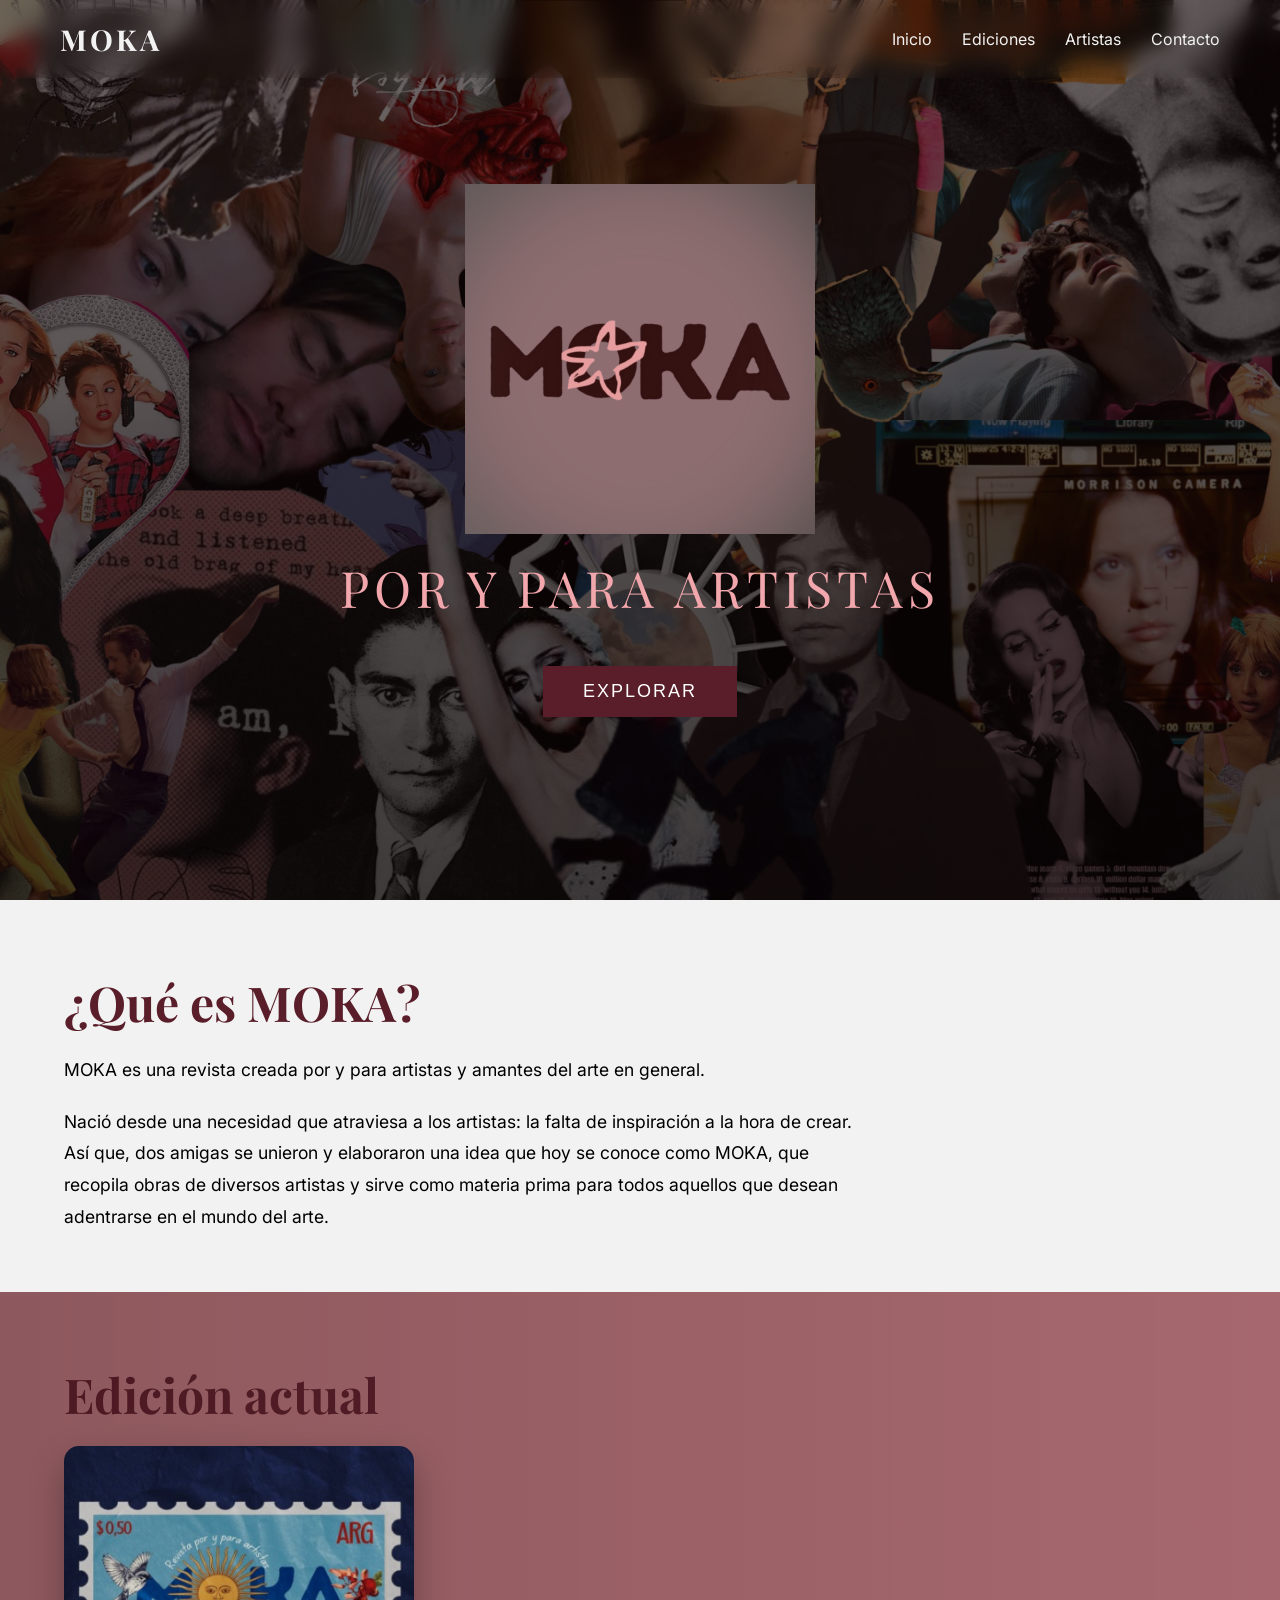
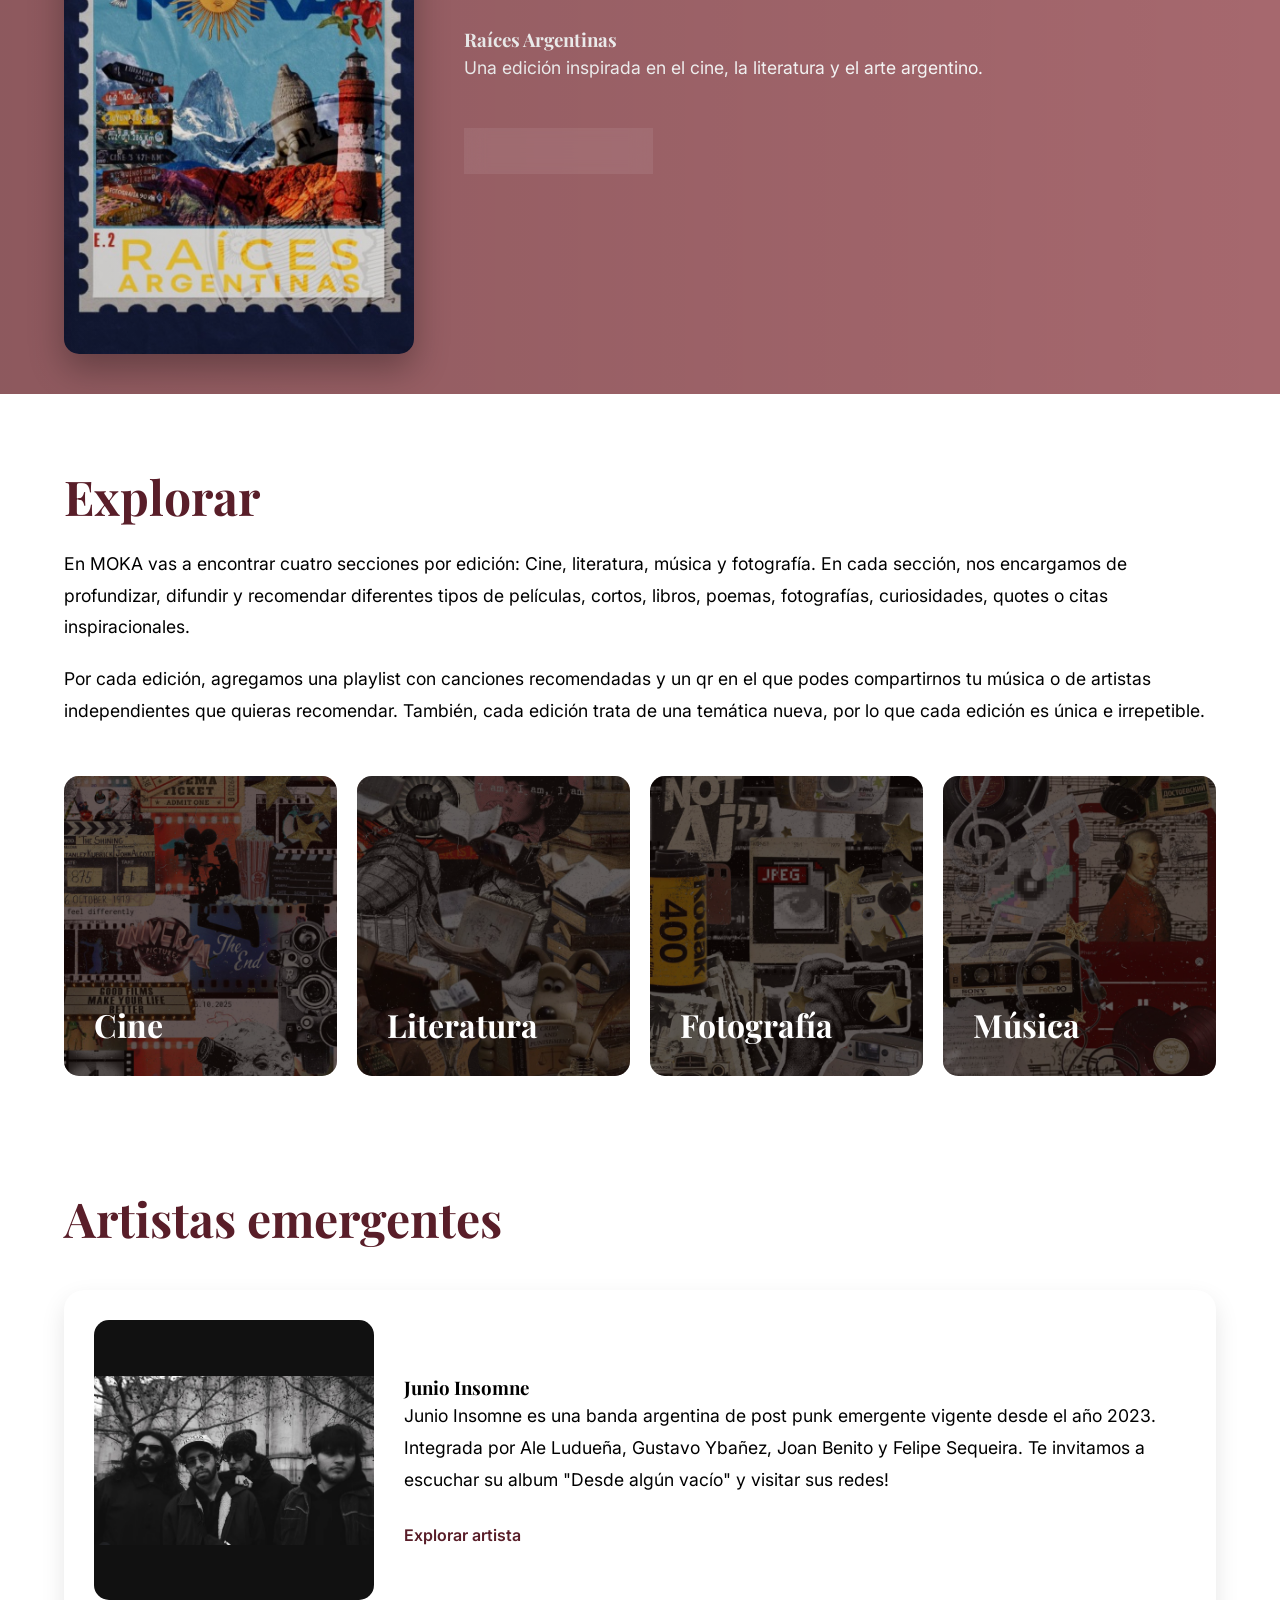
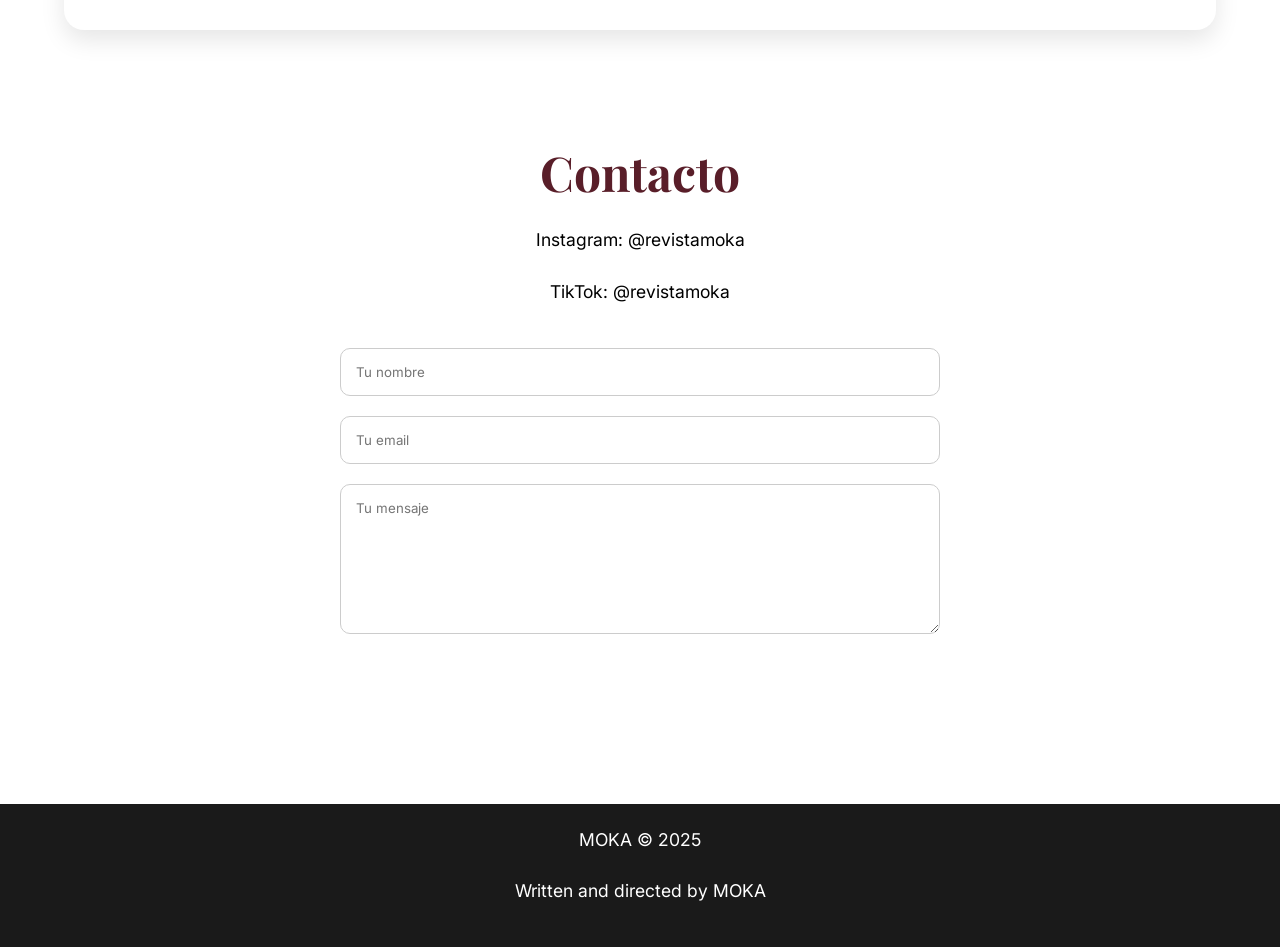
<file: index.html>
<!DOCTYPE html>
<html lang="es">

<head>
    <meta charset="UTF-8">
    <meta name="viewport" content="width=device-width, initial-scale=1.0">

    <title>MOKA | Por y para artistas</title>

    <!-- CSS -->
    <link rel="stylesheet" href="style.css">

    <!-- Google Fonts -->
    <link rel="preconnect" href="https://fonts.googleapis.com">
    <link href="https://fonts.googleapis.com/css2?family=Playfair+Display:wght@700&family=Inter:wght@300;400;500&display=swap" rel="stylesheet">

</head>

<body>

    <!-- NAVBAR -->
    <nav class="navbar">
        <h1>
    <a href="index.html">MOKA</a>
</h1>

        <ul>
            <li><a href="#hero">Inicio</a></li>

<li><a href="#edicion">Ediciones</a></li>

<li><a href="#artistas">Artistas</a></li>

<li><a href="#contacto">Contacto</a></li>
        </ul>
    </nav>

    <!-- HERO -->

    <header class="hero" id="hero">

        <div class="overlay"></div>


        <div class="hero-content">

            <img src="img/logo.png" alt="Logo MOKA" class="logo">

            <h2>Por y para artistas</h2>

            <a href="explorar.html">
            <button>Explorar</button>
</a>

        </div>

    </header>

    <!-- SOBRE -->
    <section class="sobre" id="sobre">
            <div class="container">

        <div class="texto">
            <h2>¿Qué es MOKA?</h2>

            <p>
                   MOKA es una revista creada por y para artistas y amantes del arte en general.
                </p>
                <p>
                   Nació desde una necesidad que atraviesa a los artistas: la falta de inspiración a la hora
                de crear. Así que, dos amigas se unieron y elaboraron una idea que hoy se conoce como 
                MOKA, que recopila obras de diversos artistas y sirve como materia prima para todos aquellos 
                que desean adentrarse en el mundo del arte.
            </p>
        </div>
    </div>
    </section>

    <!-- EDICIÓN ACTUAL -->

    <section class="edicion" id="edicion">
        

            <div class="container">

        <h2>Edición actual</h2>

        <div class="edicion-container">

            <img src="img/edicion1.jpg" alt="Edición actual">

            <div class="info-edicion">

                <h3>Raíces Argentinas</h3>

                <p>
                    Una edición inspirada en el cine,
                    la literatura y el arte argentino.
                </p>

                <a href="ediciones.html">

    <button>Leer edición</button>

</a>

            </div>

        </div>
        </div>

    </section>

    <!-- SECCIONES -->
        <section class="categorias">
            <div class="container">

        <h2>Explorar</h2>

         <p class="descripcion">
          En MOKA vas a encontrar cuatro secciones por edición: Cine, literatura, música y 
       fotografía. En cada sección, nos encargamos de profundizar, difundir y recomendar
       diferentes tipos de películas, cortos, libros, poemas, fotografías, curiosidades, quotes
       o citas inspiracionales.
       </p>
       <p>
          Por cada edición, agregamos una playlist con canciones recomendadas y un qr en el que podes
       compartirnos tu música o de artistas independientes que quieras recomendar. También, cada 
       edición trata de una temática nueva, por lo que cada edición es única e irrepetible.
    
    </p>



        <div class="categoria-grid">

            <div class="categoria cine">
                <h3>Cine</h3>
            </div>

            <div class="categoria literatura">
                <h3>Literatura</h3>
            </div>

            <div class="categoria fotografia">
                <h3>Fotografía</h3>
            </div>

            <div class="categoria musica">
                <h3>Música</h3>
            </div>

        </div>
        </div>

    </section>

    <!-- ARTISTAS -->
        <section class="artistas" id="artistas">
            <div class="container">

        <h2>Artistas emergentes</h2>

        <div class="artista-card">

    <img src="img/artista1.jpg" alt="Artista emergente">
<div>
    <h3>Junio Insomne</h3>

    <p>
        Junio Insomne es una banda argentina de post punk emergente vigente desde el año 2023.
        Integrada por Ale Ludueña, Gustavo Ybañez, Joan Benito y Felipe Sequeira. 
        Te invitamos a escuchar su album "Desde algún vacío" y visitar sus redes!

    </p>

    <a href="https://www.instagram.com/junioinsomne/" target="_blank" class="artista-link">
        Explorar artista 
    </a>

</div>
        </div>

    </section>

    <!-- CONTACTO -->
    <section class="contacto" id="contacto">
        <div class="container">

        <h2>Contacto</h2>

        <p>Instagram: @revistamoka</p>
        <p>TikTok: @revistamoka</p>
        <form class="formulario">

    <input type="text"
    placeholder="Tu nombre">

    <input type="email"
    placeholder="Tu email">

    <textarea
    placeholder="Tu mensaje"></textarea>

    <button type="submit">
        Enviar
    </button>

</form>
        </div>

    </section>

    <!-- FOOTER -->
    <footer>

        <p>MOKA © 2025</p>
        <p>Written and directed by MOKA</p>

    </footer>

    <!-- JavaScript -->
    <script src="script.js"></script>

</body>

</html>
</file>
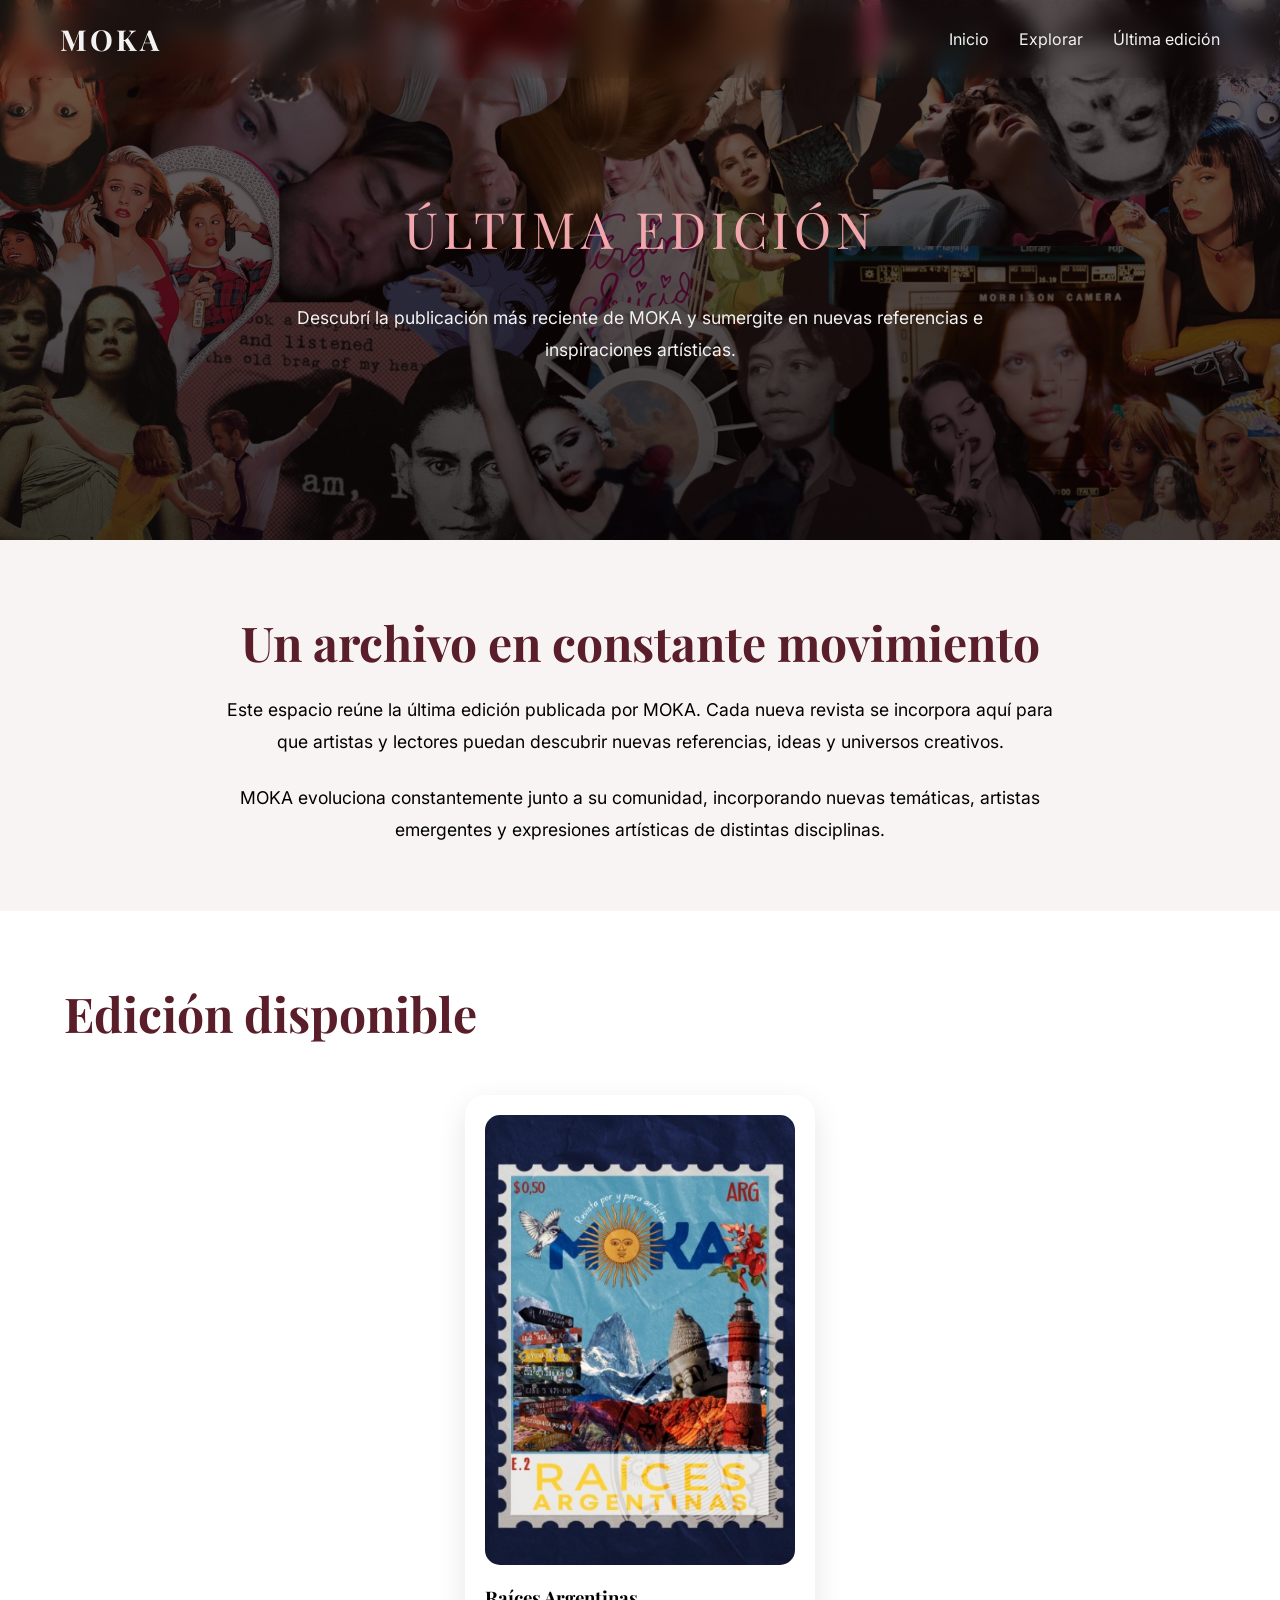
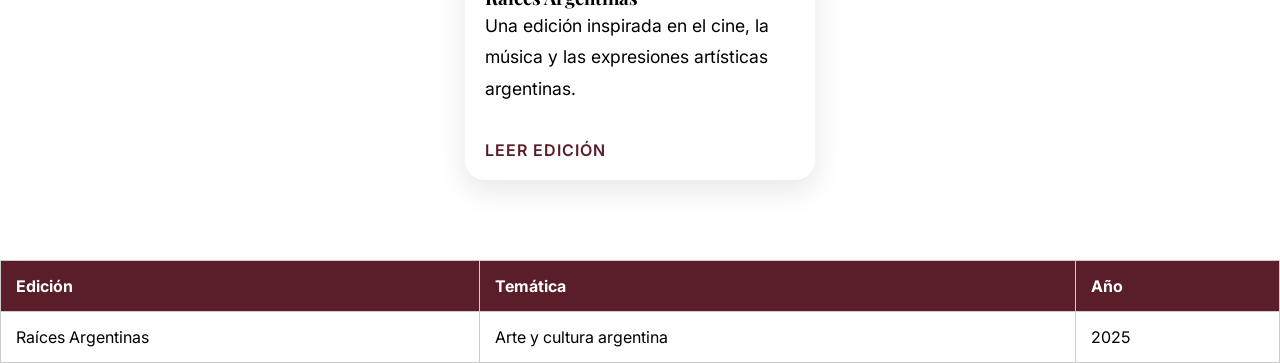
<file: ediciones.html>
<!DOCTYPE html>
<html lang="es">

<head>

    <meta charset="UTF-8">

    <meta name="viewport" content="width=device-width, initial-scale=1.0">

    <title>MOKA | Última edición</title>

    <link rel="stylesheet" href="style.css">

    <!-- Google Fonts -->
    <link rel="preconnect" href="https://fonts.googleapis.com">

    <link href="https://fonts.googleapis.com/css2?family=Playfair+Display:wght@700&family=Inter:wght@300;400;500&display=swap" rel="stylesheet">

</head>

<body>

    <!-- NAVBAR -->
    <nav class="navbar">

        <h1>
    <a href="index.html">MOKA</a>
</h1>

        <ul>

            <li><a href="index.html">Inicio</a></li>

            <li><a href="explorar.html">Explorar</a></li>

            <li><a href="#ultima">Última edición</a></li>

        </ul>

    </nav>

    <!-- HERO -->
    <header class="explorar-hero">

        <div class="overlay"></div>

        <div class="hero-content">

            <h2>Última edición</h2>

            <p>
                Descubrí la publicación más reciente de MOKA
                y sumergite en nuevas referencias e inspiraciones artísticas.
            </p>

        </div>

    </header>

    <!-- PRESENTACIÓN -->
    <section class="manifiesto">

        <div class="container">

            <h2>Un archivo en constante movimiento</h2>

            <p>
                Este espacio reúne la última edición publicada por MOKA.
                Cada nueva revista se incorpora aquí para que artistas y lectores
                puedan descubrir nuevas referencias, ideas y universos creativos.
            </p>

            <p>
                MOKA evoluciona constantemente junto a su comunidad,
                incorporando nuevas temáticas, artistas emergentes
                y expresiones artísticas de distintas disciplinas.
            </p>

        </div>

    </section>

    <!-- ÚLTIMA EDICIÓN -->
    <section class="ediciones" id="ultima">

        <div class="container">

            <h2>Edición disponible</h2>

            <div class="ediciones-grid">

                <!-- CARD -->
                <div class="edicion-card">

                    <img src="img/edicion1.jpg"
                    alt="Raíces Argentinas">

                    <h3>Raíces Argentinas</h3>

                    <p>
                        Una edición inspirada en el cine,
                        la música y las expresiones artísticas argentinas.
                    </p>

                    <a href="https://heyzine.com/flip-book/8119bb10e2.html"
                    target="_blank">

                        Leer edición

                    </a>

                </div>

            </div>

        </div>

    </section>

</body>

</html>
<table class="tabla-ediciones">

    <tr>
        <th>Edición</th>
        <th>Temática</th>
        <th>Año</th>
    </tr>

    <tr>
        <td>Raíces Argentinas</td>
        <td>Arte y cultura argentina</td>
        <td>2025</td>
    </tr>

</table>
</file>
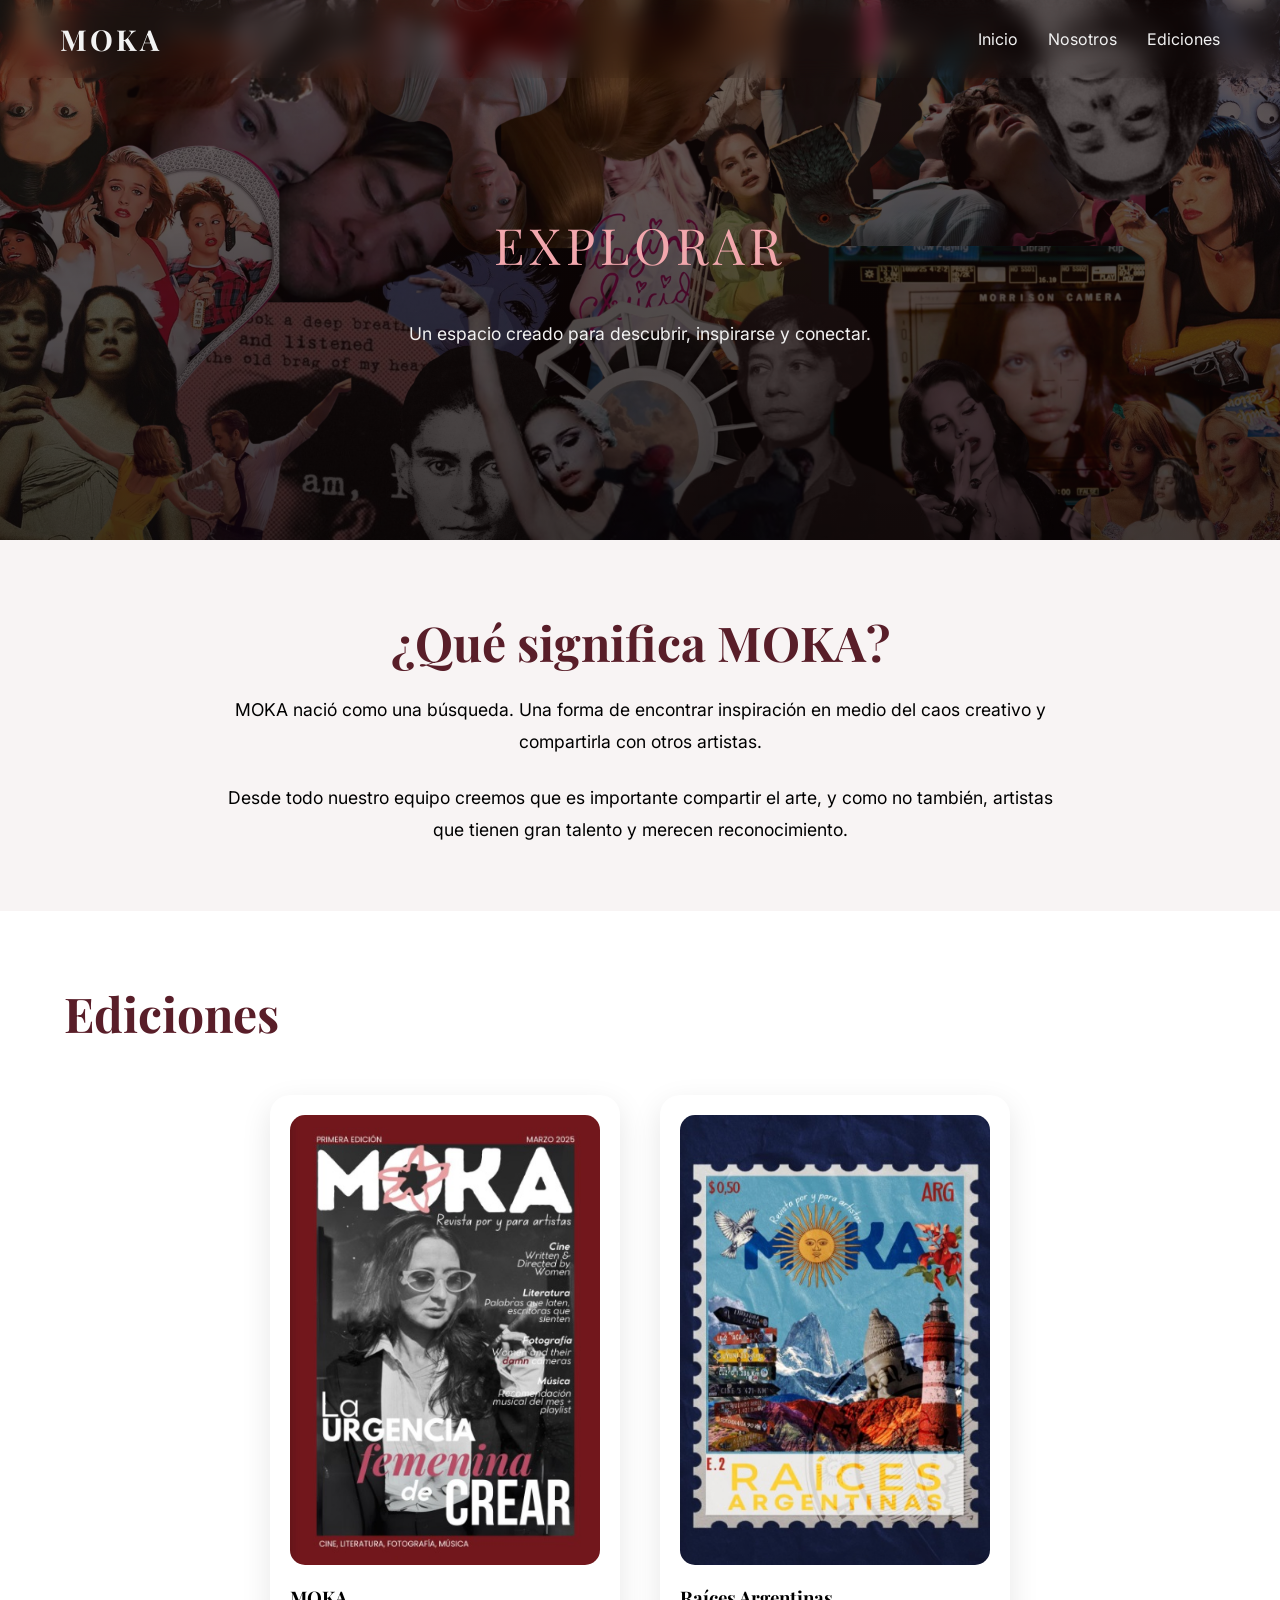
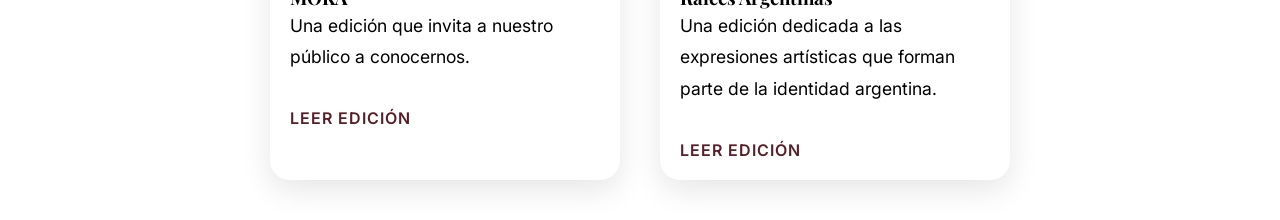
<file: explorar.html>
<!DOCTYPE html>
<html lang="es">

<head>

    <meta charset="UTF-8">
    <meta name="viewport" content="width=device-width, initial-scale=1.0">

    <title>MOKA | Explorar</title>

    <link rel="stylesheet" href="style.css">

    <!-- Google Fonts -->
    <link rel="preconnect" href="https://fonts.googleapis.com">

    <link href="https://fonts.googleapis.com/css2?family=Playfair+Display:wght@700&family=Inter:wght@300;400;500&display=swap" rel="stylesheet">

</head>

<body>

    <!-- NAVBAR -->
    <nav class="navbar">

        <h1>
    <a href="index.html">MOKA</a>
</h1>

        <ul>

            <li><a href="index.html">Inicio</a></li>

            <li><a href="#manifiesto">Nosotros</a></li>

            <li><a href="#ediciones">Ediciones</a></li>

        </ul>

    </nav>

    <!-- HERO -->
    <header class="explorar-hero">

        <div class="overlay"></div>

        <div class="hero-content">

            <h2>Explorar</h2>

            <p>
                Un espacio creado para descubrir, inspirarse y conectar.
            </p>

        </div>

    </header>

    <!-- MANIFIESTO -->
    <section class="manifiesto" id="manifiesto">

        <div class="container">

            <h2>¿Qué significa MOKA?</h2>

            <p>
                MOKA nació como una búsqueda. Una forma de encontrar inspiración
                en medio del caos creativo y compartirla con otros artistas.
            </p>

            <p>
                Desde todo nuestro equipo creemos que es importante compartir el 
                arte, y como no también, artistas que tienen gran talento y merecen
                reconocimiento.
            </p>

        </div>

    </section>

    <!-- EDICIONES -->
    <section class="ediciones" id="ediciones">

        <div class="container">

            <h2>Ediciones</h2>

            <div class="ediciones-grid">

                <!-- CARD -->
                <div class="edicion-card">

                    <img src="img/edicion2.jpg" alt="Raíces Argentinas">

                    <h3>MOKA</h3>

                    <p>
                        Una edición que invita a nuestro
                        público a conocernos.
                    </p>

                    <a href="https://heyzine.com/flip-book/3372ae9299.html"
                    target="_blank">

                        Leer edición

                    </a>

                </div>
                <!-- CARD -->
<div class="edicion-card">

    <img src="img/edicion1.jpg" alt="Raíces Argentinas">

    <h3>Raíces Argentinas</h3>

    <p>
        Una edición dedicada a las expresiones artísticas que forman parte
        de la identidad argentina.
    </p>

    <a href="https://heyzine.com/flip-book/8119bb10e2.html"
    target="_blank">

        Leer edición

    </a>

</div>

            </div>

        </div>

    </section>

</body>

</html>
</file>
<file: style.css>
/* RESET */
html, body {
    overflow-x: hidden;
}
* {
    margin: 0;
    padding: 0;
    box-sizing: border-box;
}

/* BODY */
html{
    scroll-behavior: smooth;
}

body{
    font-family: 'Inter', sans-serif;
}

section {
    padding: 70px 0 40px;
}

/* LINKS */

a {
    text-decoration: none;
    color: inherit;
}

/* LISTAS */

ul {
    list-style: none;
}

/* TITULOS */
h1, h2, h3{
    font-family: 'Playfair Display', serif;
}

h2 {
    font-size: 3rem;
    margin-bottom: 20px;

    color: #591E29;
}
p {
    font-size: 1.1rem;

    line-height: 1.8;

    margin-bottom: 20px;
}
nav {
    width: 100%;

    display: flex;
    justify-content: space-between;
    align-items: center;

    padding: 18px 50px;

    position: fixed;

    background-color: rgba(26, 26, 26, 0.7);

    color: #F2F2F2;

    z-index: 1000;
}
.navbar{
    position: fixed;
    top: 0;
    width: 100%;
    padding: 20px 60px;
    display: flex;
    justify-content: space-between;
    align-items: center;

    background: transparent;

    transition: 0.3s ease;

    z-index: 1000;
}
.nav-scroll{
    background-color: #2b1d16;
    box-shadow: 0 2px 10px rgba(0,0,0,0.3);
}
nav.scrolled{
    background-color: rgba(26,26,26,0.95);
}

nav{
    transition: 0.3s;
}

.nav-scroll{
    background-color: #2b1d16;
    box-shadow: 0 2px 10px rgba(0,0,0,0.3);
}

nav{
    backdrop-filter: blur(10px);
}

nav h1 {
    font-size: 1.8rem;
    letter-spacing: 3px;
}

nav ul {
    display: flex;
    gap: 30px;
}

nav a {
    transition: 0.3s;
}

nav a:hover {
    color: #F2A7AD;
}


.hero {
    height: 100vh;

    background-image: url("img/collage.png");

    background-size: cover;
    background-position: center;

    position: relative;

    display: flex;
    justify-content: center;
    align-items: center;
    animation: zoomHero 20s ease-in-out infinite alternate;
}
@keyframes zoomHero{

    from{
        background-size: 100%;
    }

    to{
        background-size: 110%;
    }

}

button:hover {
    background-color: #91464A;
}

/* Overlay oscuro */
.overlay{

    position: absolute;

    inset: 0;

    background: linear-gradient(
        to bottom,
        rgba(0,0,0,0.3),
        rgba(0,0,0,0.6)
    );

}
.hero-content {
    position: relative;
    
    animation: fadeHero 2s ease;
    
    z-index: 2;

    text-align: center;

    color: #F2F2F2;
}
@keyframes fadeHero{

    from{
        opacity: 0;
        transform: scale(0.95);
    }

    to{
        opacity: 1;
        transform: scale(1);
    }

}
.logo {
    width: 350px;
    animation: aparecerLogo 2s ease;
}
@keyframes aparecerLogo{

    from{
        opacity: 0;
        transform: translateY(-30px);
    }

    to{
        opacity: 1;
        transform: translateY(0);
    }

}
.hero-content h2 {
    color: #F2C4D0;

    font-size: 50px;

    margin-top: 20px;

    text-transform: uppercase;

font-weight: 300;

animation: fadeTexto 3s ease;
}
@keyframes fadeTexto{

    from{
        opacity: 0;
        letter-spacing: 15px;
    }

    to{
        opacity: 1;
        letter-spacing: 5px;
    }

}
.hero-content button {
    margin-top: 25px;

    padding: 15px 40px;

    border: none;

    background-color: #591E29;

    color: white;

    font-size: 18px;

    cursor: pointer;
}

/* Subtítulo */

.hero-content h2 {
    margin-top: 20px;

    letter-spacing: 5px;

    color: #F2A7AD;
}

/* Botón */

button{

    margin-top: 25px;

    padding: 14px 34px;

    border: 1px solid rgba(255,255,255,0.3);

    background: rgba(255,255,255,0.08);

    backdrop-filter: blur(10px);

    color: white;

    letter-spacing: 2px;

    text-transform: uppercase;

    cursor: pointer;

    transition: 0.4s ease;

}
button:hover{

    background-color: #591E29;

    transform: translateY(-3px);

    box-shadow: 0 10px 25px rgba(0,0,0,0.3);

}
.categoria{
    transition: 0.3s;
}

.categoria:hover{
    transform: translateY(-10px);
}

footer {
    background-color: #1A1A1A;

    color: white;

    text-align: center;

    padding: 20px;

    width: 100%;

    height: auto;
}

/* SOBRE */

.sobre {
    background-color: #F2F2F2;
}

.texto {
    max-width: 800px;
}

/* EDICION */

.edicion {
    background-color: #A6686E;
    color: white;
    position: relative;
    overflow: hidden;
}

.edicion-container {
    display: flex;
    align-items: center;
    gap: 50px;
}
.edicion::before{

    content: "";

    position: absolute;

    inset: 0;

    background: linear-gradient(
        to right,
        rgba(0,0,0,0.15),
        transparent
    );

}
.edicion-container img {
    width: 350px;

    border-radius: 15px;

    box-shadow: 0 15px 35px rgba(0,0,0,0.3);

    transition: 0.4s ease;
}
.edicion-container img:hover{

    transform: scale(1.03);

}
/* CATEGORIAS */

.categoria-grid {
    display: grid;
    grid-template-columns: repeat(4, 1fr);
    gap: 20px;
    margin-top: 50px;
}

.categoria {
    background-color: #591E29;
    color: white;
    padding: 40px;
    text-align: center;
}
@media (max-width: 768px){

    .edicion-container{
        flex-direction: column;
    }

    .categoria-grid{
        grid-template-columns: 1fr;
    }

    nav{
        flex-direction: column;
        gap: 20px;
    }

    h2{
        font-size: 2rem;
    }

}
.categoria{
    height: 300px;

    background-size: cover;

    background-position: center;

    position: relative;

    overflow: hidden;

    display: flex;

    align-items: end;

    padding: 30px;

    border-radius: 15px;
}
.cine{
    background-image: url("img/cine.jpg");
}

.literatura{
    background-image: url("img/literatura.jpg");
}

.fotografia{
    background-image: url("img/fotografia.jpg");
}

.musica{
    background-image: url("img/musica.jpg");
}
.categoria h3{
    position: relative;

    z-index: 2;

    font-size: 2rem;
}
.categoria::before{
    content: "";

    position: absolute;

    inset: 0;

    background: rgba(0,0,0,0.4);
}
/* ANIMACIONES */

.hidden{
    opacity: 0;

    transform: translateY(30px);

    transition: all 1s;
}

.show{
    opacity: 1;

    transform: translateY(0);
}
.contacto {
    text-align: center;
    height: auto; 
    padding-bottom: 40px;
}
.formulario{

    max-width: 600px;

    margin: 40px auto;

    display: flex;

    flex-direction: column;

    gap: 20px;

}

.formulario input,
.formulario textarea{

    padding: 15px;

    border: 1px solid #ccc;

    border-radius: 10px;

    font-family: 'Inter', sans-serif;

}

.formulario textarea{

    min-height: 150px;

    resize: vertical;

}
.artista-card{

    display: flex;

    align-items: center;

    gap: 30px;

    background-color: white;

    padding: 30px;

    border-radius: 20px;

    box-shadow: 0 10px 25px rgba(0,0,0,0.1);

    transition: 0.4s ease;

    margin-top: 40px;

}

.artista-card img{

    width: 280px;

    height: 280px;

object-fit: contain;
background-color: #111;

    border-radius: 15px;

    flex-shrink: 0;

}
.artista-link{

    display: inline-block;

    margin-top: 10px;

    color: #591E29;

    font-weight: 600;

    transition: 0.3s;

}
.artista-link:hover{

    color: #A6686E;

    transform: translateX(5px);

}
.artistas-grid{

    display: grid;

    grid-template-columns: repeat(auto-fit, minmax(280px, 1fr));

    gap: 30px;

    margin-top: 40px;

}

.artista-card:hover{

    transform: translateY(-8px);

    box-shadow: 0 20px 40px rgba(0,0,0,0.15);

}
.artista-info h3{

    font-size: 2rem;

    margin-bottom: 15px;

}
.artista-info p{

    margin-bottom: 20px;

}
@media (max-width: 768px){

    .artista-card{

        flex-direction: column;

        text-align: center;

    }

    .artista-card img{

    width: 320px;

    height: 220px;

    object-fit: cover;

    border-radius: 15px;

}

}
.container {
    width: 90%;

    max-width: 1200px;

    margin: auto;
}
body{
    overflow-x: hidden;
}
footer {
    margin-bottom: 0;
}
nav{
    transition: 0.4s;
}
html{
    scroll-behavior: smooth;
}

    section{
    scroll-margin-top: 100px;

}
nav a{
    position: relative;
}
nav a::after{
    content: "";

    position: absolute;

    left: 0;
    bottom: -5px;

    width: 0%;
    height: 2px;

    background-color: #F2A7AD;

    transition: 0.3s;
}

nav a:hover::after{
    width: 100%;
}
/* HERO EXPLORAR */

.explorar-hero{

    height: 60vh;

    background-image: url("img/collage.png");

    background-size: cover;

    background-position: center;

    position: relative;

    display: flex;

    justify-content: center;

    align-items: center;

}

/* MANIFIESTO */

.manifiesto{

    text-align: center;

}

.manifiesto p{

    max-width: 850px;

    margin: auto;

    margin-bottom: 25px;

}

/* EDICIONES */

.ediciones-grid{

    display: grid;

    grid-template-columns: repeat(auto-fit, minmax(280px, 1fr));

    gap: 40px;

    margin-top: 50px;

}

.edicion-card{

    background-color: white;

    padding: 25px;

    border-radius: 20px;

    box-shadow: 0 10px 30px rgba(0,0,0,0.1);

    transition: 0.4s ease;

}

.edicion-card:hover{

    transform: translateY(-10px);

}

.edicion-card img{

    width: 100%;

    border-radius: 15px;

    margin-bottom: 20px;

}

.edicion-card a{

    display: inline-block;

    margin-top: 15px;

    color: #591E29;

    font-weight: 600;

    transition: 0.3s;

}

.edicion-card a:hover{

    color: #A6686E;

}
.edicion-card{

    overflow: hidden;

}
.edicion-card img{

    transition: 0.5s ease;

}
.edicion-card:hover img{

    transform: scale(1.05);

}
.edicion-card a{

    letter-spacing: 1px;

    text-transform: uppercase;

}
.manifiesto{

    background-color: #f8f4f4;

}
.ediciones-grid{

    display: flex;

    justify-content: center;

}
.edicion-card{

    max-width: 350px;

    width: 100%;

}
.edicion-card{

    padding: 20px;

}
.edicion-card img{

    height: 450px;

    object-fit: cover;

}
.hero-content p{

    max-width: 700px;

    margin: auto;

    margin-top: 20px;

    line-height: 1.8;

}
.hero-content{

    width: 100%;

    display: flex;

    flex-direction: column;

    align-items: center;

}
img{
    display: block;
}
.tabla-ediciones{

    width: 100%;

    margin-top: 40px;

    border-collapse: collapse;

}

.tabla-ediciones th,
.tabla-ediciones td{

    border: 1px solid #ccc;

    padding: 15px;

    text-align: left;

}

.tabla-ediciones th{

    background-color: #591E29;

    color: white;

}
</file>
